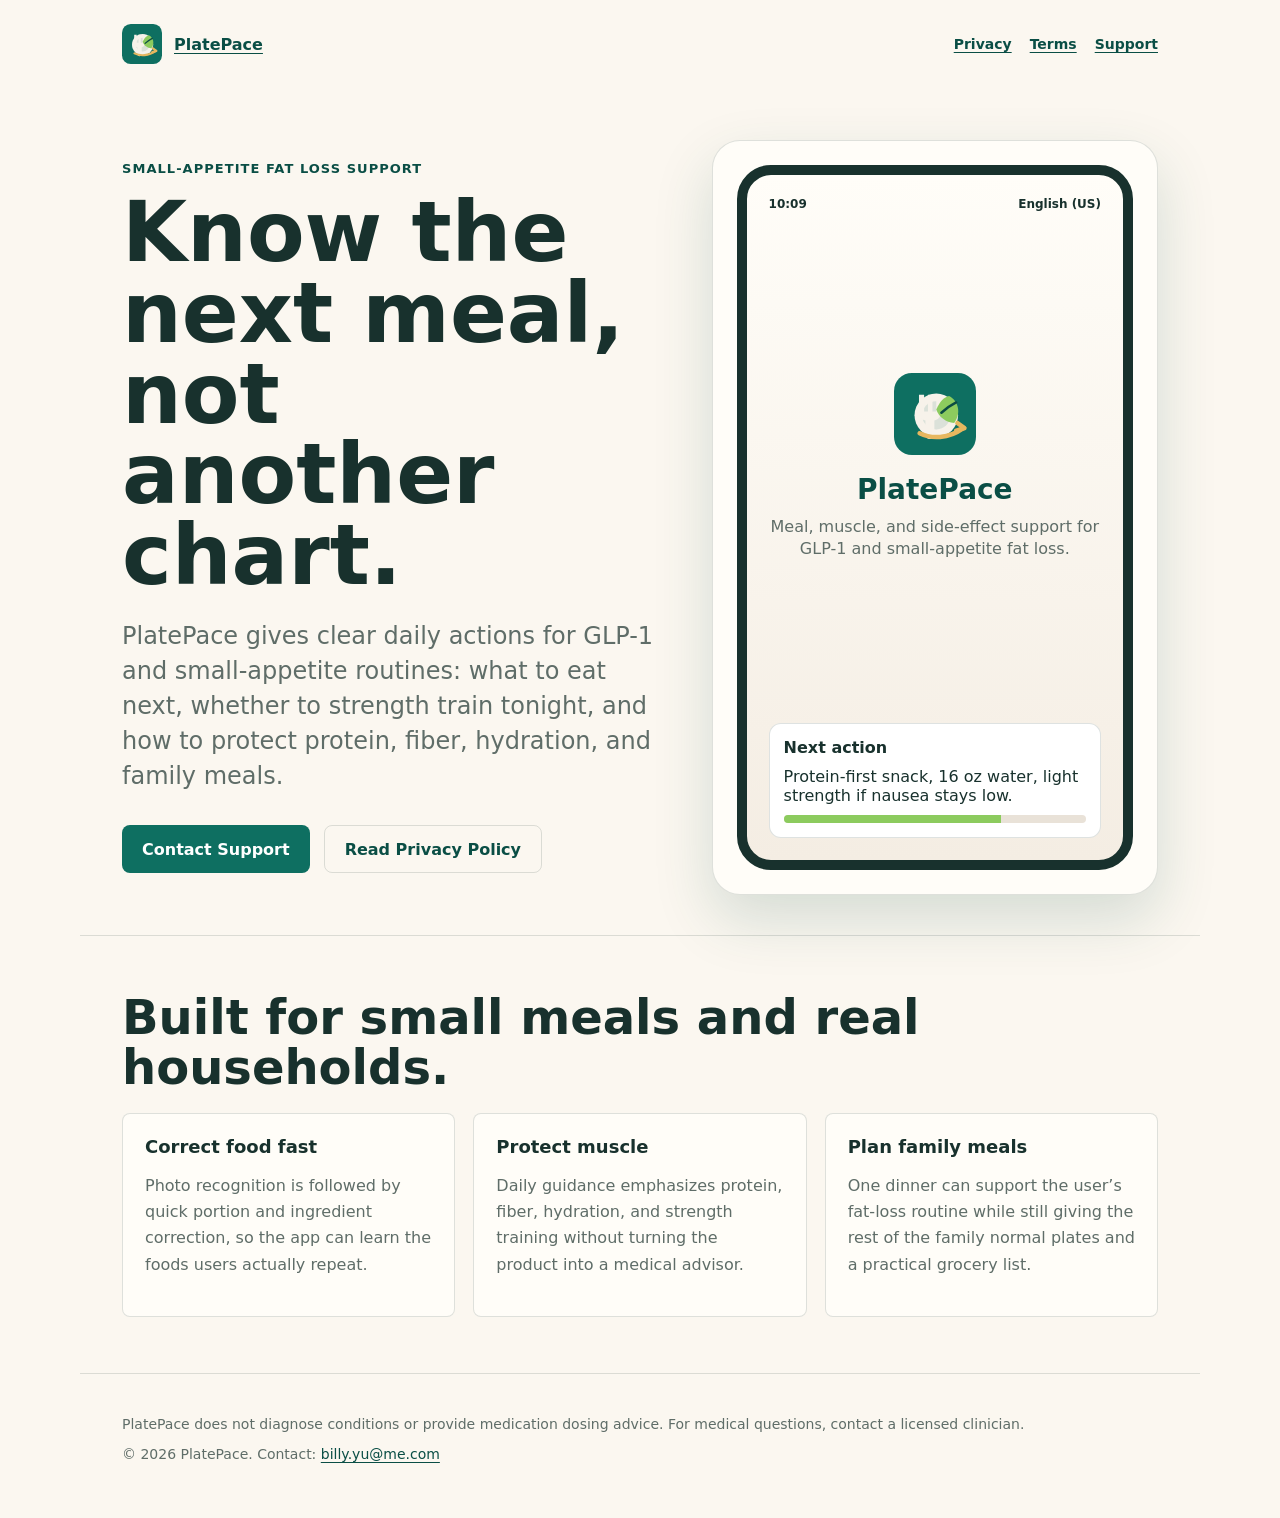
<file: index.html>
<!doctype html>
<html lang="en">
  <head>
    <meta charset="utf-8">
    <meta name="viewport" content="width=device-width, initial-scale=1">
    <title>PlatePace - Meal, muscle, and side-effect support</title>
    <meta name="description" content="PlatePace helps GLP-1 and small-appetite fat-loss users decide what to eat next, protect protein and fiber, and keep strength training practical.">
    <link rel="icon" href="assets/icon.svg" type="image/svg+xml">
    <link rel="stylesheet" href="styles.css">
  </head>
  <body>
    <header class="site-header">
      <a class="brand" href="./">
        <img src="assets/icon.svg" alt="">
        <span>PlatePace</span>
      </a>
      <nav class="nav" aria-label="Primary">
        <a href="privacy/">Privacy</a>
        <a href="terms/">Terms</a>
        <a href="mailto:billy.yu@me.com">Support</a>
      </nav>
    </header>

    <main>
      <section class="hero">
        <div class="hero-grid">
          <div>
            <p class="eyebrow">Small-appetite fat loss support</p>
            <h1>Know the next meal, not another chart.</h1>
            <p class="lede">PlatePace gives clear daily actions for GLP-1 and small-appetite routines: what to eat next, whether to strength train tonight, and how to protect protein, fiber, hydration, and family meals.</p>
            <div class="actions">
              <a class="button" href="mailto:billy.yu@me.com">Contact Support</a>
              <a class="button secondary" href="privacy/">Read Privacy Policy</a>
            </div>
          </div>
          <div class="app-preview" aria-label="PlatePace app preview">
            <div class="phone">
              <div class="phone-top">
                <span>10:09</span>
                <span>English (US)</span>
              </div>
              <div class="phone-mark">
                <img src="assets/icon.svg" alt="">
                <strong>PlatePace</strong>
                <span>Meal, muscle, and side-effect support for GLP-1 and small-appetite fat loss.</span>
              </div>
              <div class="mini-panel">
                <strong>Next action</strong>
                <span>Protein-first snack, 16 oz water, light strength if nausea stays low.</span>
                <div class="meter" aria-hidden="true"><span></span></div>
              </div>
            </div>
          </div>
        </div>
      </section>

      <section class="section">
        <h2>Built for small meals and real households.</h2>
        <div class="feature-grid">
          <article class="feature">
            <h3>Correct food fast</h3>
            <p>Photo recognition is followed by quick portion and ingredient correction, so the app can learn the foods users actually repeat.</p>
          </article>
          <article class="feature">
            <h3>Protect muscle</h3>
            <p>Daily guidance emphasizes protein, fiber, hydration, and strength training without turning the product into a medical advisor.</p>
          </article>
          <article class="feature">
            <h3>Plan family meals</h3>
            <p>One dinner can support the user’s fat-loss routine while still giving the rest of the family normal plates and a practical grocery list.</p>
          </article>
        </div>
      </section>
    </main>

    <footer class="site-footer">
      <p>PlatePace does not diagnose conditions or provide medication dosing advice. For medical questions, contact a licensed clinician.</p>
      <p>&copy; 2026 PlatePace. Contact: <a href="mailto:billy.yu@me.com">billy.yu@me.com</a></p>
    </footer>
  </body>
</html>
</file>
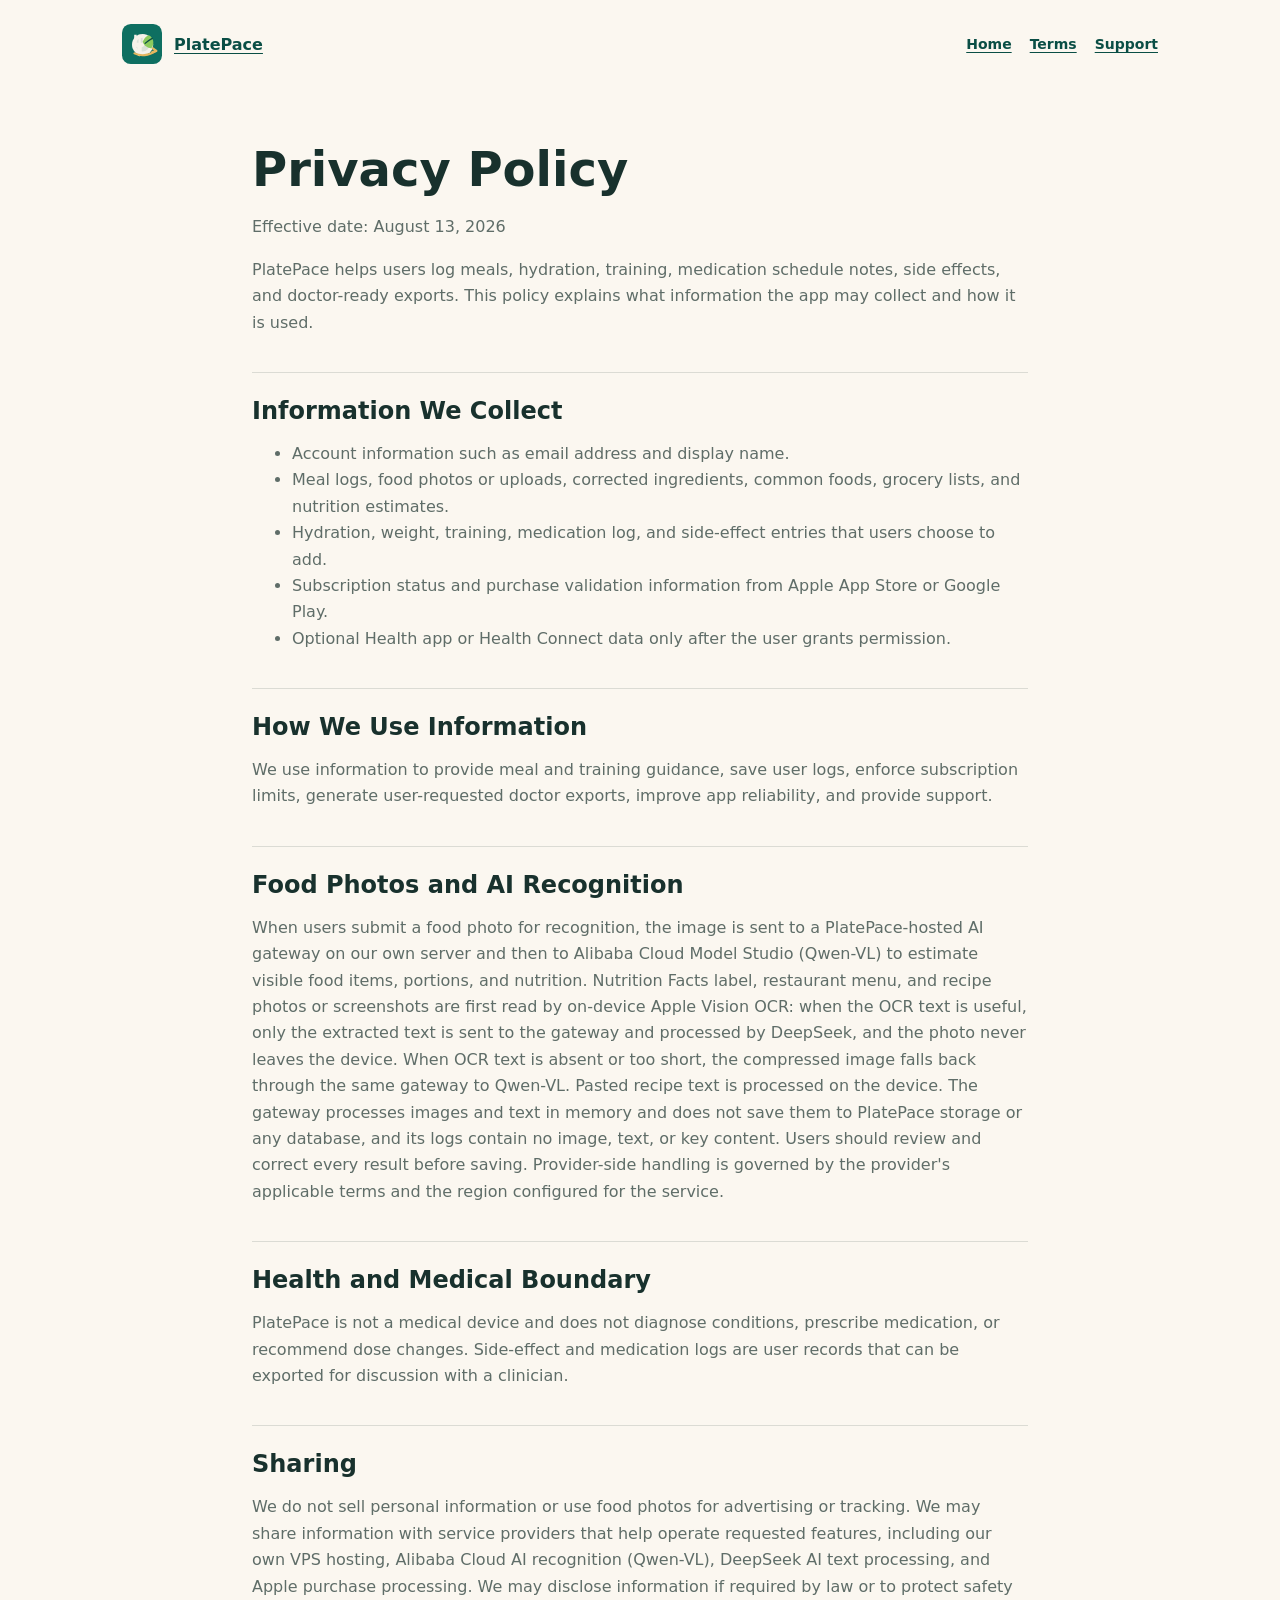
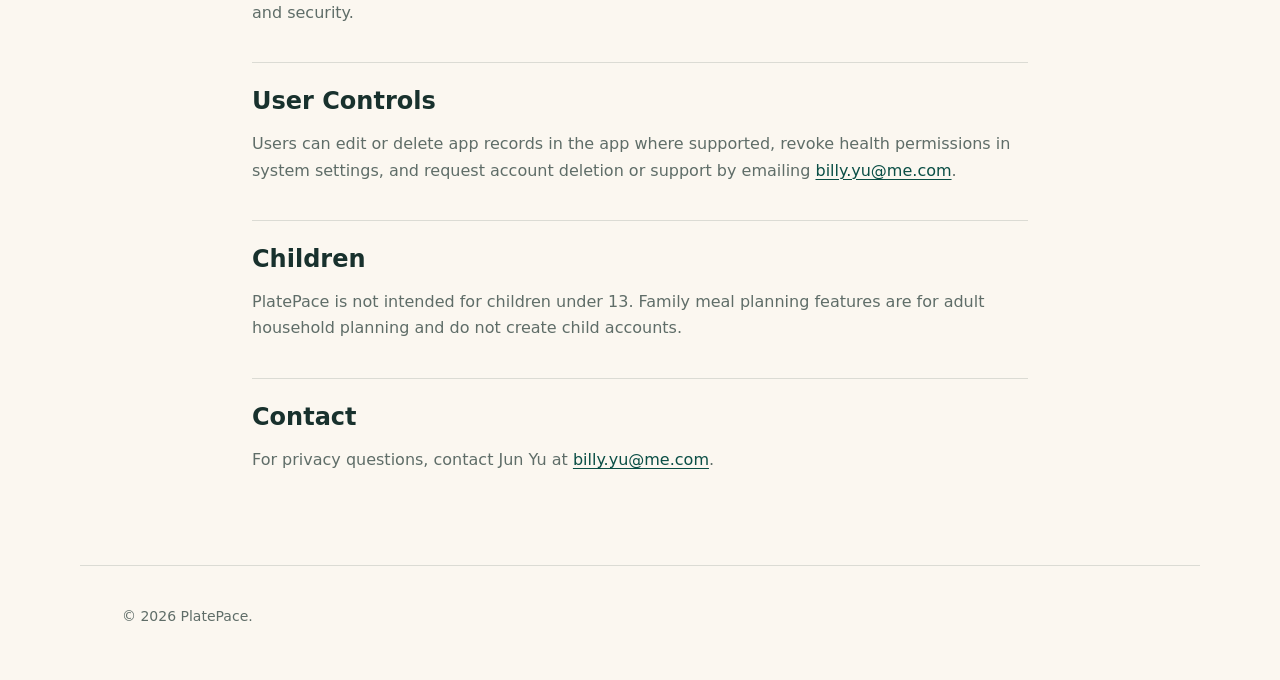
<file: privacy/index.html>
<!doctype html>
<html lang="en">
  <head>
    <meta charset="utf-8">
    <meta name="viewport" content="width=device-width, initial-scale=1">
    <title>Privacy Policy - PlatePace</title>
    <meta name="description" content="PlatePace privacy policy.">
    <link rel="icon" href="../assets/icon.svg" type="image/svg+xml">
    <link rel="stylesheet" href="../styles.css">
  </head>
  <body>
    <header class="site-header">
      <a class="brand" href="../"><img src="../assets/icon.svg" alt=""><span>PlatePace</span></a>
      <nav class="nav" aria-label="Primary">
        <a href="../">Home</a>
        <a href="../terms/">Terms</a>
        <a href="mailto:billy.yu@me.com">Support</a>
      </nav>
    </header>

    <main class="legal">
      <h1>Privacy Policy</h1>
      <p>Effective date: August 13, 2026</p>
      <p>PlatePace helps users log meals, hydration, training, medication schedule notes, side effects, and doctor-ready exports. This policy explains what information the app may collect and how it is used.</p>

      <h2>Information We Collect</h2>
      <ul>
        <li>Account information such as email address and display name.</li>
        <li>Meal logs, food photos or uploads, corrected ingredients, common foods, grocery lists, and nutrition estimates.</li>
        <li>Hydration, weight, training, medication log, and side-effect entries that users choose to add.</li>
        <li>Subscription status and purchase validation information from Apple App Store or Google Play.</li>
        <li>Optional Health app or Health Connect data only after the user grants permission.</li>
      </ul>

      <h2>How We Use Information</h2>
      <p>We use information to provide meal and training guidance, save user logs, enforce subscription limits, generate user-requested doctor exports, improve app reliability, and provide support.</p>

      <h2>Food Photos and AI Recognition</h2>
      <p>When users submit a food photo for recognition, the image is sent to a PlatePace-hosted AI gateway on our own server and then to Alibaba Cloud Model Studio (Qwen-VL) to estimate visible food items, portions, and nutrition. Nutrition Facts label, restaurant menu, and recipe photos or screenshots are first read by on-device Apple Vision OCR: when the OCR text is useful, only the extracted text is sent to the gateway and processed by DeepSeek, and the photo never leaves the device. When OCR text is absent or too short, the compressed image falls back through the same gateway to Qwen-VL. Pasted recipe text is processed on the device. The gateway processes images and text in memory and does not save them to PlatePace storage or any database, and its logs contain no image, text, or key content. Users should review and correct every result before saving. Provider-side handling is governed by the provider's applicable terms and the region configured for the service.</p>

      <h2>Health and Medical Boundary</h2>
      <p>PlatePace is not a medical device and does not diagnose conditions, prescribe medication, or recommend dose changes. Side-effect and medication logs are user records that can be exported for discussion with a clinician.</p>

      <h2>Sharing</h2>
      <p>We do not sell personal information or use food photos for advertising or tracking. We may share information with service providers that help operate requested features, including our own VPS hosting, Alibaba Cloud AI recognition (Qwen-VL), DeepSeek AI text processing, and Apple purchase processing. We may disclose information if required by law or to protect safety and security.</p>

      <h2>User Controls</h2>
      <p>Users can edit or delete app records in the app where supported, revoke health permissions in system settings, and request account deletion or support by emailing <a href="mailto:billy.yu@me.com">billy.yu@me.com</a>.</p>

      <h2>Children</h2>
      <p>PlatePace is not intended for children under 13. Family meal planning features are for adult household planning and do not create child accounts.</p>

      <h2>Contact</h2>
      <p>For privacy questions, contact Jun Yu at <a href="mailto:billy.yu@me.com">billy.yu@me.com</a>.</p>
    </main>

    <footer class="site-footer">
      <p>&copy; 2026 PlatePace.</p>
    </footer>
  </body>
</html>
</file>
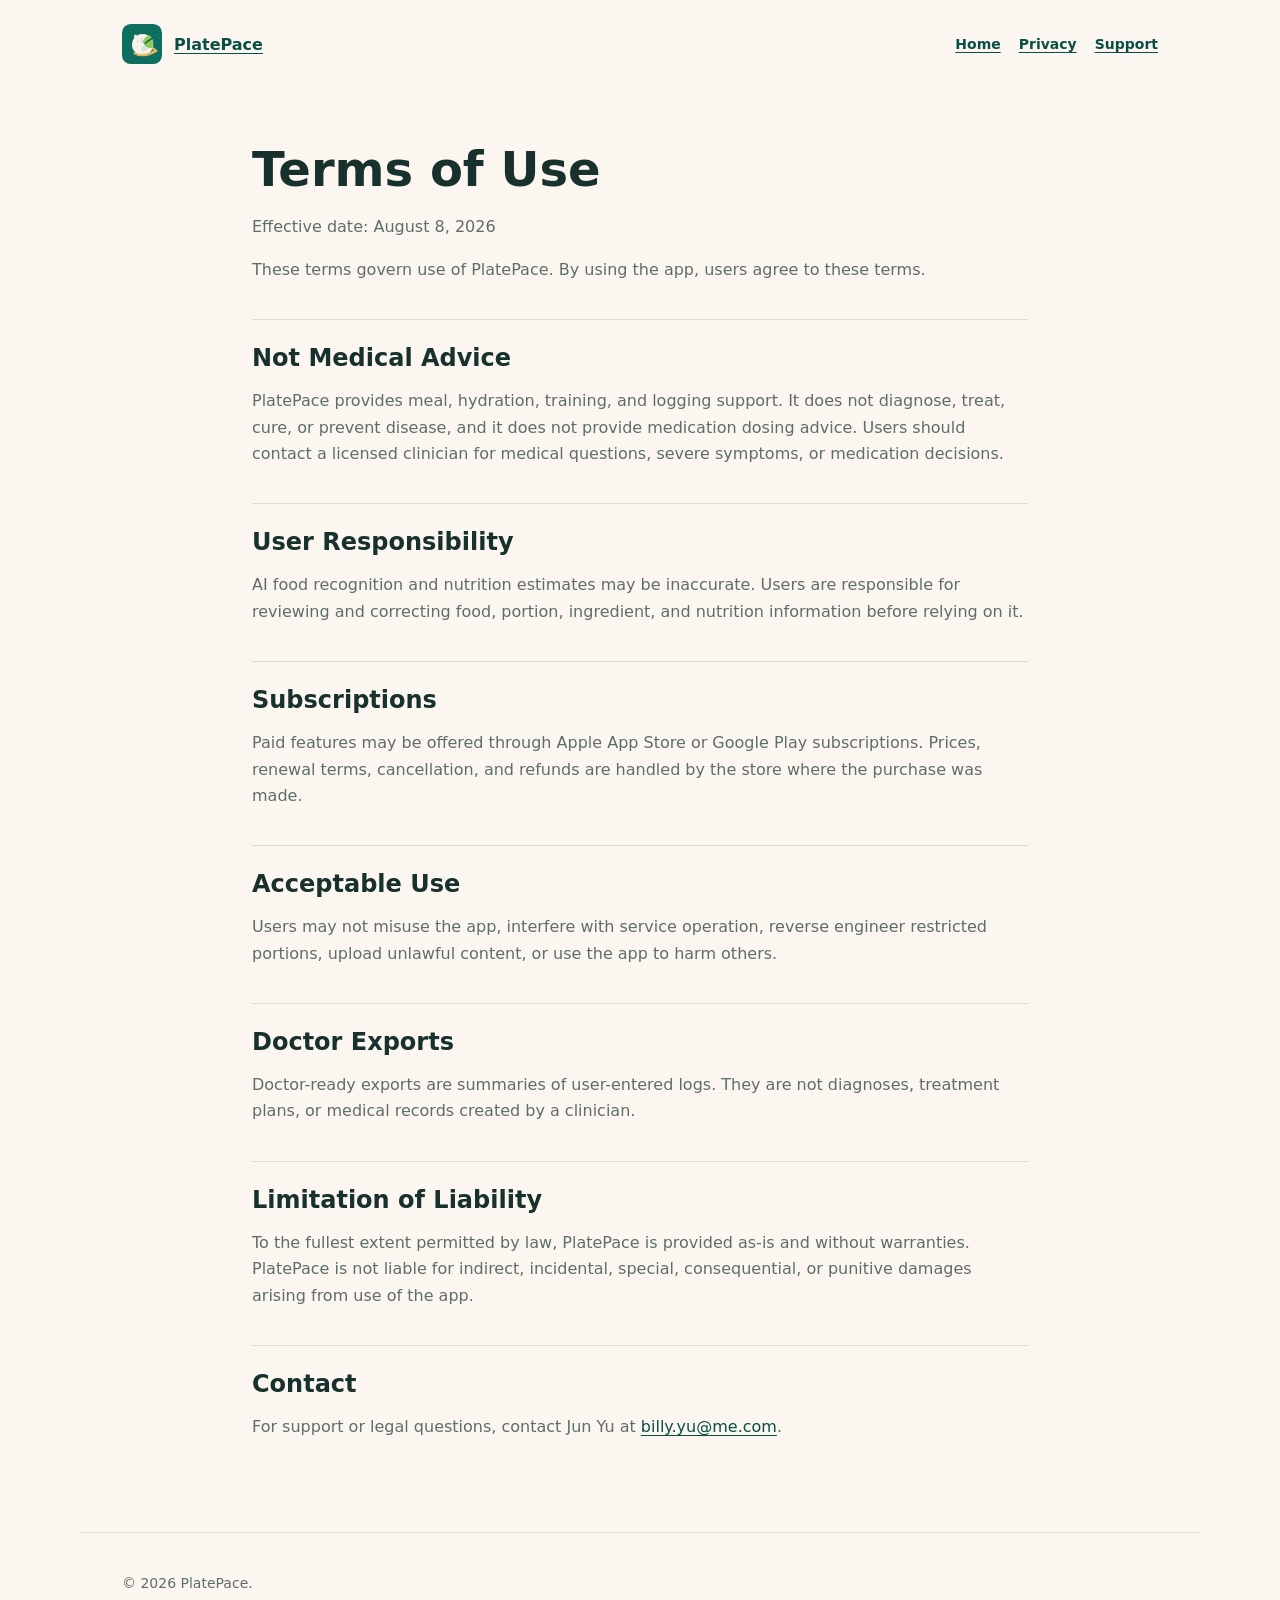
<file: terms/index.html>
<!doctype html>
<html lang="en">
  <head>
    <meta charset="utf-8">
    <meta name="viewport" content="width=device-width, initial-scale=1">
    <title>Terms of Use - PlatePace</title>
    <meta name="description" content="PlatePace terms of use.">
    <link rel="icon" href="../assets/icon.svg" type="image/svg+xml">
    <link rel="stylesheet" href="../styles.css">
  </head>
  <body>
    <header class="site-header">
      <a class="brand" href="../"><img src="../assets/icon.svg" alt=""><span>PlatePace</span></a>
      <nav class="nav" aria-label="Primary">
        <a href="../">Home</a>
        <a href="../privacy/">Privacy</a>
        <a href="mailto:billy.yu@me.com">Support</a>
      </nav>
    </header>

    <main class="legal">
      <h1>Terms of Use</h1>
      <p>Effective date: August 8, 2026</p>
      <p>These terms govern use of PlatePace. By using the app, users agree to these terms.</p>

      <h2>Not Medical Advice</h2>
      <p>PlatePace provides meal, hydration, training, and logging support. It does not diagnose, treat, cure, or prevent disease, and it does not provide medication dosing advice. Users should contact a licensed clinician for medical questions, severe symptoms, or medication decisions.</p>

      <h2>User Responsibility</h2>
      <p>AI food recognition and nutrition estimates may be inaccurate. Users are responsible for reviewing and correcting food, portion, ingredient, and nutrition information before relying on it.</p>

      <h2>Subscriptions</h2>
      <p>Paid features may be offered through Apple App Store or Google Play subscriptions. Prices, renewal terms, cancellation, and refunds are handled by the store where the purchase was made.</p>

      <h2>Acceptable Use</h2>
      <p>Users may not misuse the app, interfere with service operation, reverse engineer restricted portions, upload unlawful content, or use the app to harm others.</p>

      <h2>Doctor Exports</h2>
      <p>Doctor-ready exports are summaries of user-entered logs. They are not diagnoses, treatment plans, or medical records created by a clinician.</p>

      <h2>Limitation of Liability</h2>
      <p>To the fullest extent permitted by law, PlatePace is provided as-is and without warranties. PlatePace is not liable for indirect, incidental, special, consequential, or punitive damages arising from use of the app.</p>

      <h2>Contact</h2>
      <p>For support or legal questions, contact Jun Yu at <a href="mailto:billy.yu@me.com">billy.yu@me.com</a>.</p>
    </main>

    <footer class="site-footer">
      <p>&copy; 2026 PlatePace.</p>
    </footer>
  </body>
</html>
</file>
<file: styles.css>
:root {
  color-scheme: light;
  --bg: #fbf7f0;
  --ink: #18312d;
  --muted: #5f6d68;
  --brand: #0e6f61;
  --brand-dark: #0a4e45;
  --leaf: #8ccb5e;
  --gold: #e7b75f;
  --line: rgba(24, 49, 45, 0.14);
  --panel: #fffdf8;
  font-family: Inter, ui-sans-serif, system-ui, -apple-system, BlinkMacSystemFont, "Segoe UI", sans-serif;
}

* {
  box-sizing: border-box;
}

body {
  margin: 0;
  background: var(--bg);
  color: var(--ink);
  letter-spacing: 0;
}

a {
  color: var(--brand-dark);
  text-decoration-thickness: 0.08em;
  text-underline-offset: 0.18em;
}

.site-header {
  align-items: center;
  display: flex;
  gap: 18px;
  justify-content: space-between;
  margin: 0 auto;
  max-width: 1120px;
  padding: 24px clamp(20px, 4vw, 42px);
}

.brand {
  align-items: center;
  display: flex;
  gap: 12px;
  font-weight: 800;
}

.brand img {
  height: 40px;
  width: 40px;
}

.nav {
  display: flex;
  gap: 18px;
  font-size: 14px;
  font-weight: 700;
}

.hero {
  margin: 0 auto;
  max-width: 1120px;
  min-height: calc(100vh - 88px);
  padding: 52px clamp(20px, 4vw, 42px) 40px;
}

.hero-grid {
  align-items: center;
  display: grid;
  gap: 44px;
  grid-template-columns: minmax(0, 1.1fr) minmax(300px, 0.9fr);
}

.eyebrow {
  color: var(--brand-dark);
  font-size: 13px;
  font-weight: 800;
  letter-spacing: 0.08em;
  margin: 0 0 16px;
  text-transform: uppercase;
}

h1 {
  font-size: clamp(44px, 7vw, 84px);
  line-height: 0.96;
  margin: 0;
  max-width: 820px;
}

.lede {
  color: var(--muted);
  font-size: clamp(18px, 2.2vw, 24px);
  line-height: 1.45;
  margin: 24px 0 0;
  max-width: 720px;
}

.actions {
  display: flex;
  flex-wrap: wrap;
  gap: 14px;
  margin-top: 32px;
}

.button {
  align-items: center;
  background: var(--brand);
  border-radius: 8px;
  color: #fff;
  display: inline-flex;
  font-weight: 800;
  min-height: 48px;
  padding: 0 20px;
  text-decoration: none;
}

.button.secondary {
  background: transparent;
  border: 1px solid var(--line);
  color: var(--brand-dark);
}

.app-preview {
  background: var(--panel);
  border: 1px solid var(--line);
  border-radius: 28px;
  box-shadow: 0 24px 60px rgba(10, 78, 69, 0.16);
  padding: 24px;
}

.phone {
  aspect-ratio: 9 / 16;
  background: linear-gradient(180deg, #fffdf8, #f4ede3);
  border: 10px solid #18312d;
  border-radius: 34px;
  display: flex;
  flex-direction: column;
  overflow: hidden;
  padding: 22px;
}

.phone-top {
  align-items: center;
  display: flex;
  justify-content: space-between;
  font-size: 12px;
  font-weight: 800;
}

.phone-mark {
  align-items: center;
  display: flex;
  flex: 1;
  flex-direction: column;
  justify-content: center;
  text-align: center;
}

.phone-mark img {
  height: 82px;
  width: 82px;
}

.phone-mark strong {
  color: var(--brand-dark);
  display: block;
  font-size: 28px;
  margin-top: 18px;
}

.phone-mark span {
  color: var(--muted);
  display: block;
  line-height: 1.4;
  margin-top: 10px;
}

.mini-panel {
  background: #fff;
  border: 1px solid var(--line);
  border-radius: 12px;
  display: grid;
  gap: 10px;
  padding: 14px;
}

.meter {
  background: #e9e2d8;
  border-radius: 999px;
  height: 8px;
  overflow: hidden;
}

.meter span {
  background: var(--leaf);
  display: block;
  height: 100%;
  width: 72%;
}

.section {
  border-top: 1px solid var(--line);
  margin: 0 auto;
  max-width: 1120px;
  padding: 56px clamp(20px, 4vw, 42px);
}

.section h2,
.legal h1 {
  font-size: clamp(30px, 4vw, 48px);
  line-height: 1.05;
  margin: 0 0 20px;
}

.feature-grid {
  display: grid;
  gap: 18px;
  grid-template-columns: repeat(3, minmax(0, 1fr));
}

.feature {
  background: var(--panel);
  border: 1px solid var(--line);
  border-radius: 8px;
  padding: 22px;
}

.feature h3 {
  font-size: 18px;
  margin: 0 0 10px;
}

.feature p,
.legal p,
.legal li {
  color: var(--muted);
  line-height: 1.65;
}

.legal {
  margin: 0 auto;
  max-width: 860px;
  padding: 56px clamp(20px, 4vw, 42px) 76px;
}

.legal h2 {
  border-top: 1px solid var(--line);
  font-size: 24px;
  margin: 36px 0 12px;
  padding-top: 24px;
}

.site-footer {
  border-top: 1px solid var(--line);
  color: var(--muted);
  font-size: 14px;
  margin: 0 auto;
  max-width: 1120px;
  padding: 28px clamp(20px, 4vw, 42px) 42px;
}

@media (max-width: 800px) {
  .site-header {
    align-items: flex-start;
    flex-direction: column;
  }

  .hero {
    min-height: auto;
    padding-top: 26px;
  }

  .hero-grid,
  .feature-grid {
    grid-template-columns: 1fr;
  }
}
</file>
